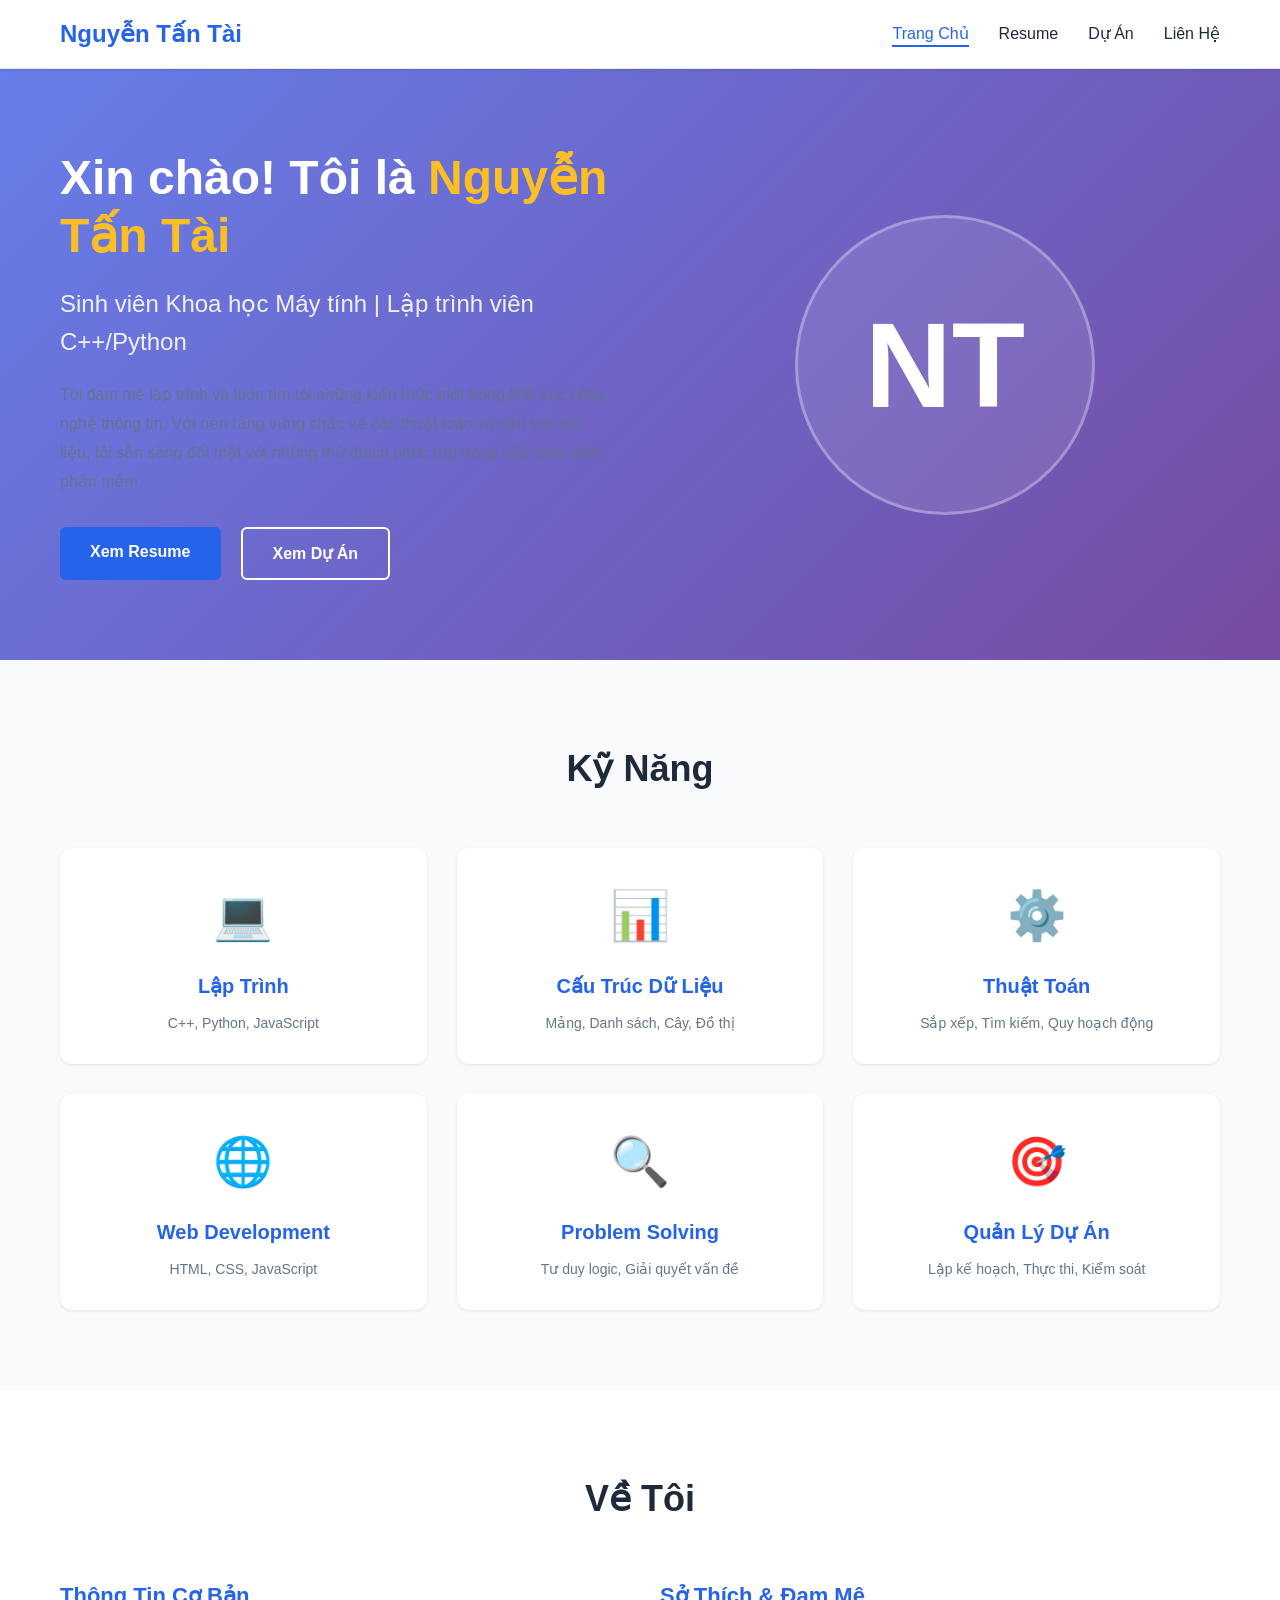
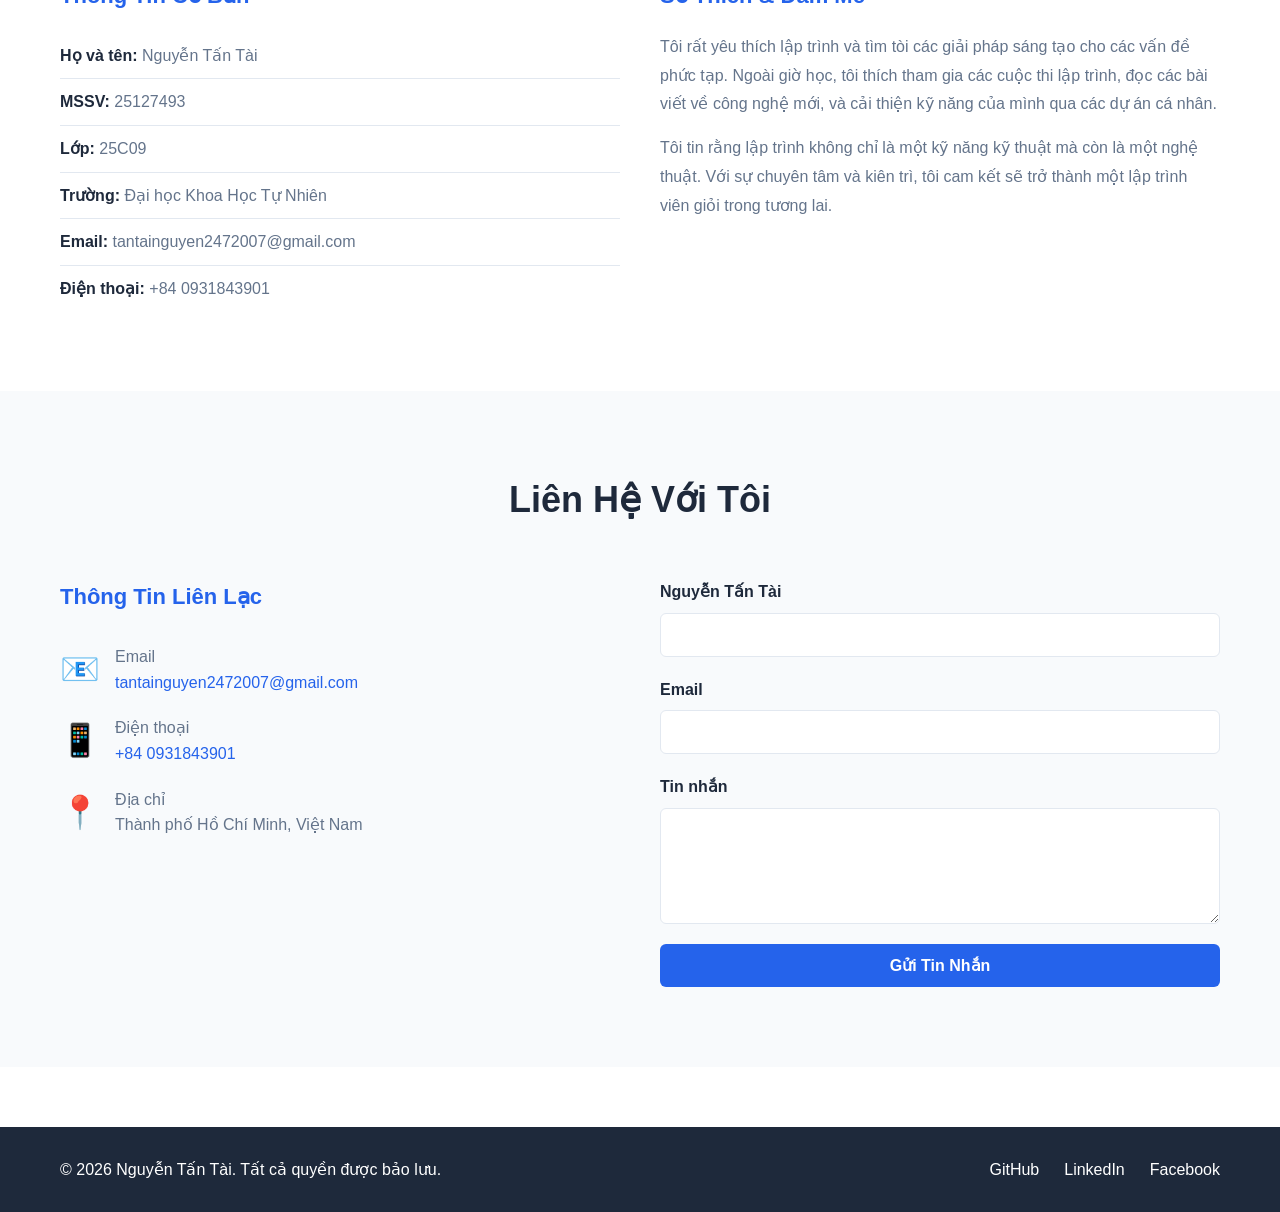
<file: index.html>
<!DOCTYPE html>
<html lang="vi">
<head>
    <meta charset="UTF-8">
    <meta name="viewport" content="width=device-width, initial-scale=1.0">
    <title>Nguyễn Tấn Tài - Portfolio</title>
    <link rel="stylesheet" href="assets/css/style.css">
</head>
<body>
    <!-- Navigation -->
    <nav class="navbar">
        <div class="container">
            <div class="logo">Nguyễn Tấn Tài</div>
            <ul class="nav-links">
                <li><a href="index.html" class="active">Trang Chủ</a></li>
                <li><a href="resume.html">Resume</a></li>
                <li><a href="projects.html">Dự Án</a></li>
                <li><a href="#contact">Liên Hệ</a></li>
            </ul>
        </div>
    </nav>

    <!-- Hero Section -->
    <section class="hero">
        <div class="container">
            <div class="hero-content">
                <h1>Xin chào! Tôi là <span class="highlight">Nguyễn Tấn Tài</span></h1>
                <p class="subtitle">Sinh viên Khoa học Máy tính | Lập trình viên C++/Python</p>
                <p class="description">
                    Tôi đam mê lập trình và luôn tìm tòi những kiến thức mới trong lĩnh vực công nghệ thông tin.
                    Với nền tảng vững chắc về các thuật toán và cấu trúc dữ liệu, tôi sẵn sàng đối mặt với
                    những thử thách phức tạp trong việc phát triển phần mềm.
                </p>
                <div class="cta-buttons">
                    <a href="resume.html" class="btn btn-primary">Xem Resume</a>
                    <a href="projects.html" class="btn btn-secondary">Xem Dự Án</a>
                </div>
            </div>
            <div class="hero-image">
                <div class="avatar-placeholder">
                    <span>NT</span>
                </div>
            </div>
        </div>
    </section>

    <!-- Skills Section -->
    <section class="skills">
        <div class="container">
            <h2>Kỹ Năng</h2>
            <div class="skills-grid">
                <div class="skill-card">
                    <div class="skill-icon">💻</div>
                    <h3>Lập Trình</h3>
                    <p>C++, Python, JavaScript</p>
                </div>
                <div class="skill-card">
                    <div class="skill-icon">📊</div>
                    <h3>Cấu Trúc Dữ Liệu</h3>
                    <p>Mảng, Danh sách, Cây, Đồ thị</p>
                </div>
                <div class="skill-card">
                    <div class="skill-icon">⚙️</div>
                    <h3>Thuật Toán</h3>
                    <p>Sắp xếp, Tìm kiếm, Quy hoạch động</p>
                </div>
                <div class="skill-card">
                    <div class="skill-icon">🌐</div>
                    <h3>Web Development</h3>
                    <p>HTML, CSS, JavaScript</p>
                </div>
                <div class="skill-card">
                    <div class="skill-icon">🔍</div>
                    <h3>Problem Solving</h3>
                    <p>Tư duy logic, Giải quyết vấn đề</p>
                </div>
                <div class="skill-card">
                    <div class="skill-icon">🎯</div>
                    <h3>Quản Lý Dự Án</h3>
                    <p>Lập kế hoạch, Thực thi, Kiểm soát</p>
                </div>
            </div>
        </div>
    </section>

    <!-- About Section -->
    <section class="about">
        <div class="container">
            <h2>Về Tôi</h2>
            <div class="about-content">
                <div class="about-text">
                    <h3>Thông Tin Cơ Bản</h3>
                    <ul class="info-list">
                        <li><strong>Họ và tên:</strong> Nguyễn Tấn Tài</li>
                        <li><strong>MSSV:</strong> 25127493</li>
                        <li><strong>Lớp:</strong> 25C09</li>
                        <li><strong>Trường:</strong> Đại học Khoa Học Tự Nhiên</li>
                        <li><strong>Email:</strong> tantainguyen2472007@gmail.com</li>
                        <li><strong>Điện thoại:</strong> +84 0931843901</li>
                    </ul>
                </div>
                <div class="about-text">
                    <h3>Sở Thích & Đam Mê</h3>
                    <p>
                        Tôi rất yêu thích lập trình và tìm tòi các giải pháp sáng tạo cho các vấn đề phức tạp.
                        Ngoài giờ học, tôi thích tham gia các cuộc thi lập trình, đọc các bài viết về công nghệ mới,
                        và cải thiện kỹ năng của mình qua các dự án cá nhân.
                    </p>
                    <p>
                        Tôi tin rằng lập trình không chỉ là một kỹ năng kỹ thuật mà còn là một nghệ thuật.
                        Với sự chuyên tâm và kiên trì, tôi cam kết sẽ trở thành một lập trình viên giỏi trong tương lai.
                    </p>
                </div>
            </div>
        </div>
    </section>

    <!-- Contact Section -->
    <section class="contact" id="contact">
        <div class="container">
            <h2>Liên Hệ Với Tôi</h2>
            <div class="contact-content">
                <div class="contact-info">
                    <h3>Thông Tin Liên Lạc</h3>
                    <div class="contact-item">
                        <span class="icon">📧</span>
                        <div>
                            <p>Email</p>
                            <a href="mailto:tantainguyen2472007@gmail.com">tantainguyen2472007@gmail.com</a>
                        </div>
                    </div>
                    <div class="contact-item">
                        <span class="icon">📱</span>
                        <div>
                            <p>Điện thoại</p>
                            <a href="tel:+84931843901">+84 0931843901</a>
                        </div>
                    </div>
                    <div class="contact-item">
                        <span class="icon">📍</span>
                        <div>
                            <p>Địa chỉ</p>
                            <p>Thành phố Hồ Chí Minh, Việt Nam</p>
                        </div>
                    </div>
                </div>
                <form class="contact-form" id="contactForm">
                    <div class="form-group">
                        <label for="name">Nguyễn Tấn Tài</label>
                        <input type="text" id="name" name="name" required>
                    </div>
                    <div class="form-group">
                        <label for="email">Email</label>
                        <input type="email" id="email" name="email" required>
                    </div>
                    <div class="form-group">
                        <label for="message">Tin nhắn</label>
                        <textarea id="message" name="message" rows="5" required></textarea>
                    </div>
                    <button type="submit" class="btn btn-primary">Gửi Tin Nhắn</button>
                </form>
            </div>
        </div>
    </section>

    <!-- Footer -->
    <footer class="footer">
        <div class="container">
            <p>&copy; 2026 Nguyễn Tấn Tài. Tất cả quyền được bảo lưu.</p>
            <div class="social-links">
                <a href="#" title="GitHub">GitHub</a>
                <a href="#" title="LinkedIn">LinkedIn</a>
                <a href="#" title="Facebook">Facebook</a>
            </div>
        </div>
    </footer>

    <script src="assets/js/script.js"></script>
</body>
</html>
</file>
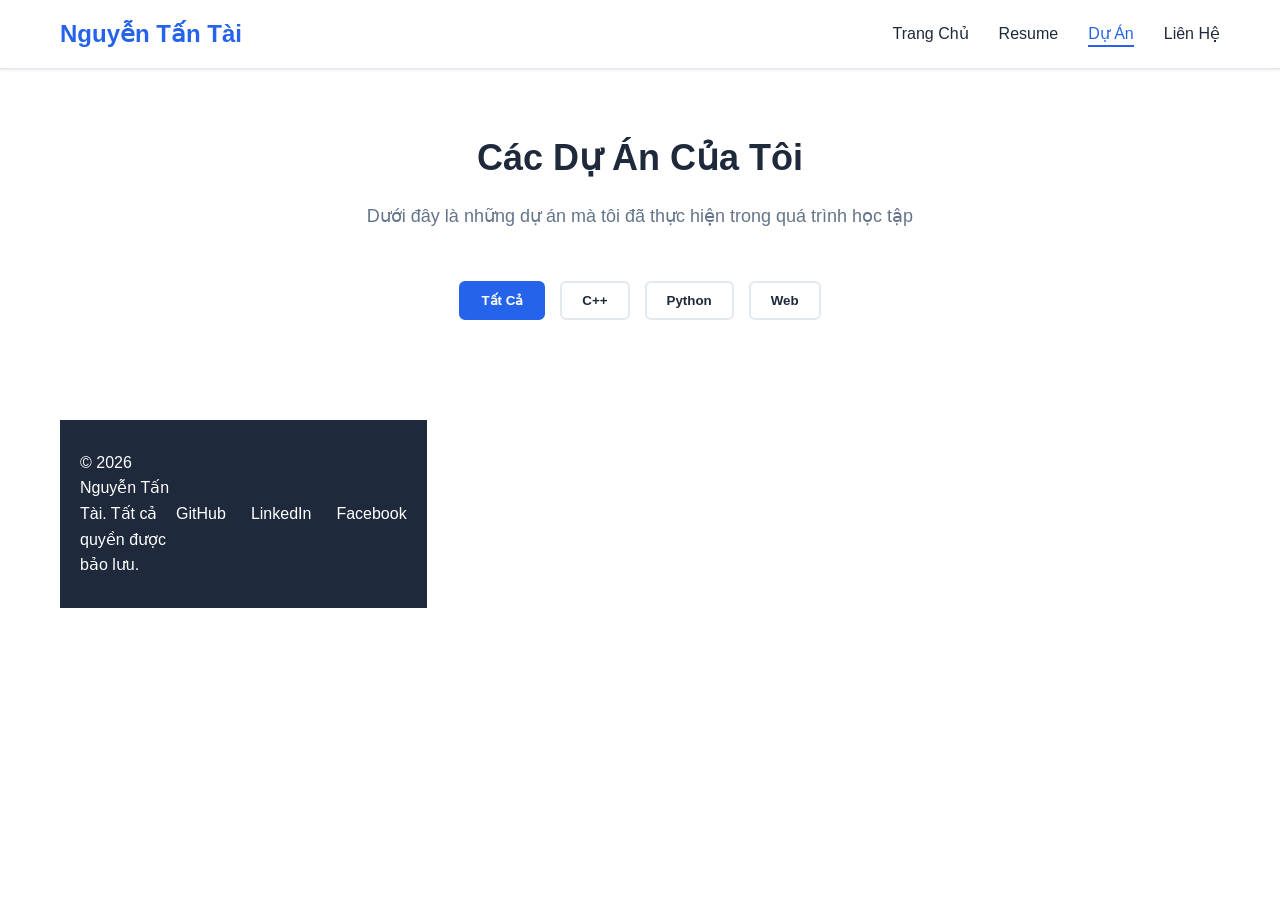
<file: projects.html>
<!DOCTYPE html>
<html lang="vi">
<head>
    <meta charset="UTF-8">
    <meta name="viewport" content="width=device-width, initial-scale=1.0">
    <title>Dự Án - Nguyễn Tấn Tài</title>
    <link rel="stylesheet" href="assets/css/style.css">
</head>
<body>
    <!-- Navigation -->
    <nav class="navbar">
        <div class="container">
            <div class="logo">Nguyễn Tấn Tài</div>
            <ul class="nav-links">
                <li><a href="index.html">Trang Chủ</a></li>
                <li><a href="resume.html">Resume</a></li>
                <li><a href="projects.html" class="active">Dự Án</a></li>
                <li><a href="index.html#contact">Liên Hệ</a></li>
            </ul>
        </div>
    </nav>

    <!-- Main Content -->
    <main class="projects-container">
        <div class="container">
            <div class="page-header">
                <h1>Các Dự Án Của Tôi</h1>
                <p>Dưới đây là những dự án mà tôi đã thực hiện trong quá trình học tập</p>
            </div>

            <!-- Filter Buttons -->
            <div class="filter-buttons">
                <button class="filter-btn active" data-filter="all">Tất Cả</button>
                <button class="filter-btn" data-filter="cpp">C++</button>
                <button class="filter-btn" data-filter="python">Python</button>
                <button class="filter-btn" data-filter="web">Web</button>
            </div>

            <!-- Projects Grid -->
            <div class="projects-grid">
                <!-- Project 1 -->
               
                <!-- Project 2 -->


                <!-- Project 3 -->
              

                <!-- Project 4 -->
               
                <!-- Project 5 -->
             
                <!-- Project 6 -->

            <!-- Stats Section -->
    

            <!-- Call to Action -->
         
    <!-- Footer -->
    <footer class="footer">
        <div class="container">
            <p>&copy; 2026 Nguyễn Tấn Tài. Tất cả quyền được bảo lưu.</p>
            <div class="social-links">
                <a href="#" title="GitHub">GitHub</a>
                <a href="#" title="LinkedIn">LinkedIn</a>
                <a href="#" title="Facebook">Facebook</a>
            </div>
        </div>
    </footer>

    <script src="assets/js/script.js"></script>
</body>
</html>
</file>
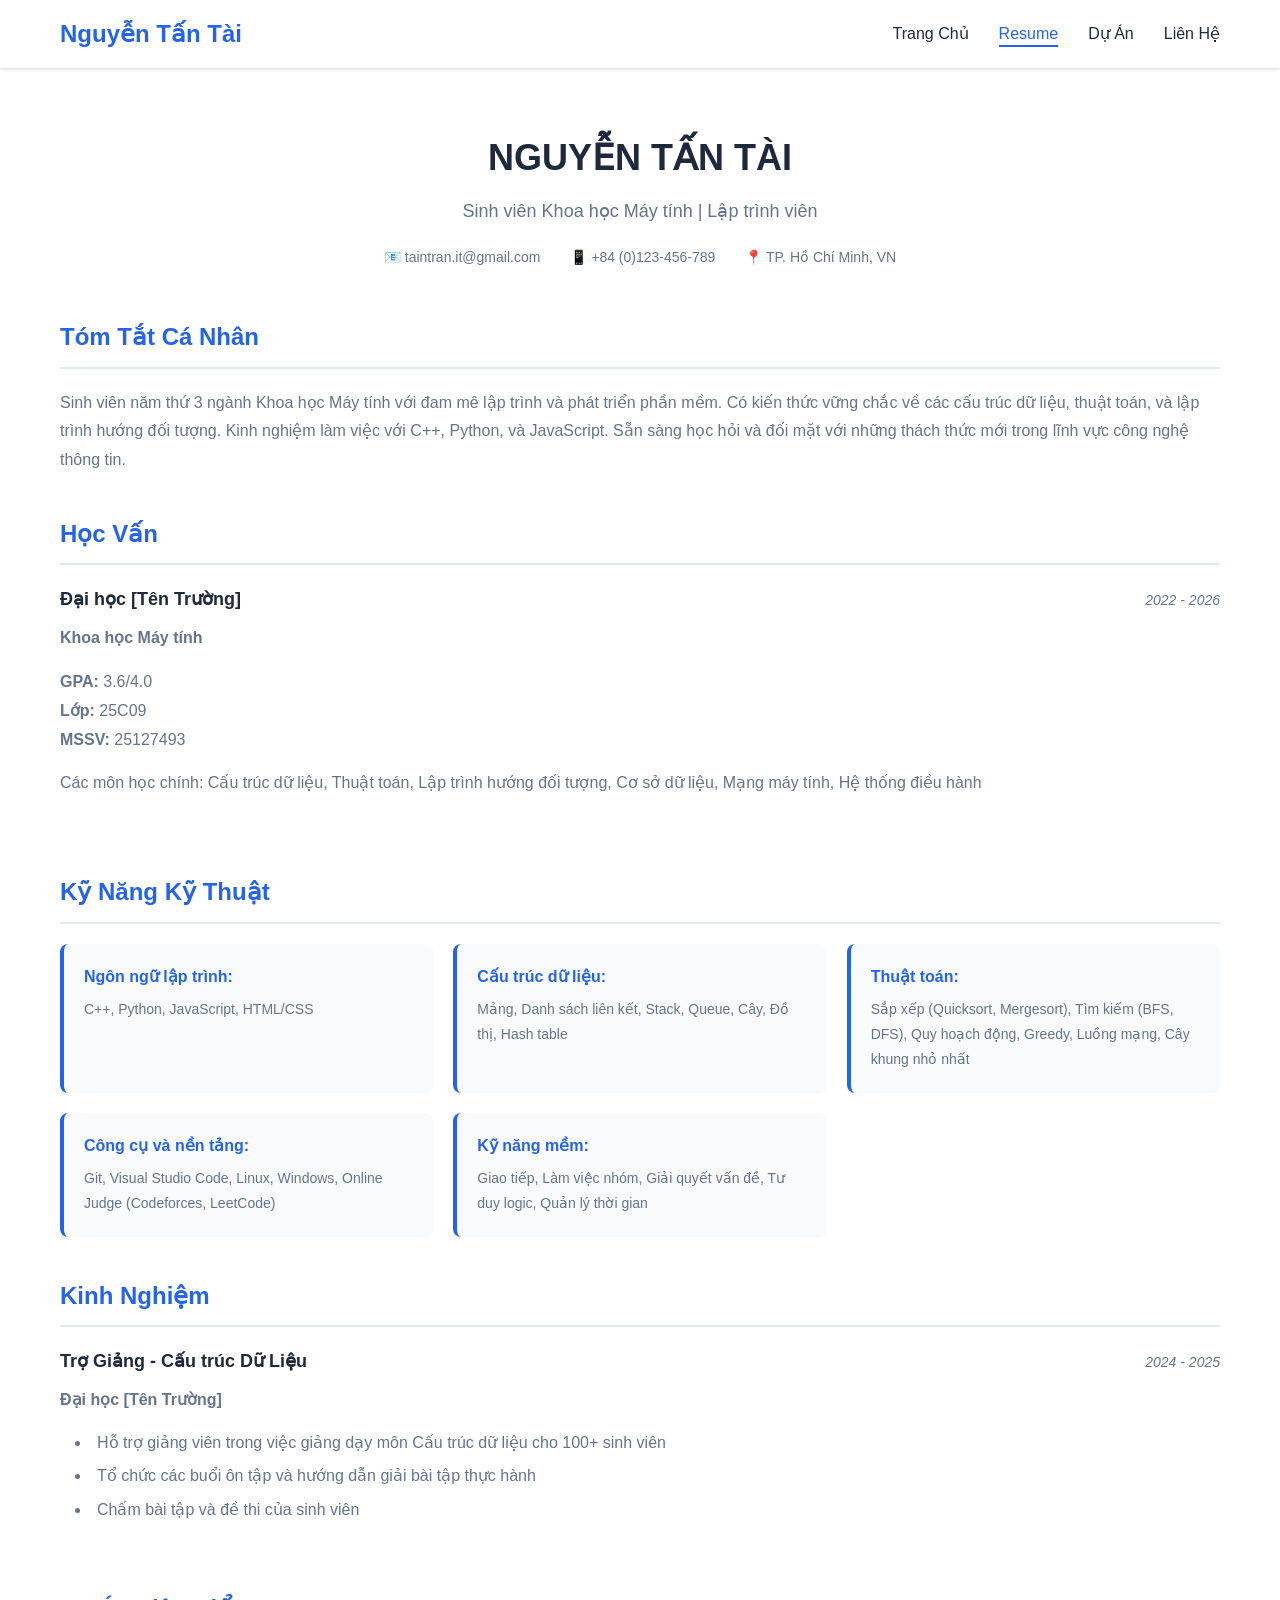
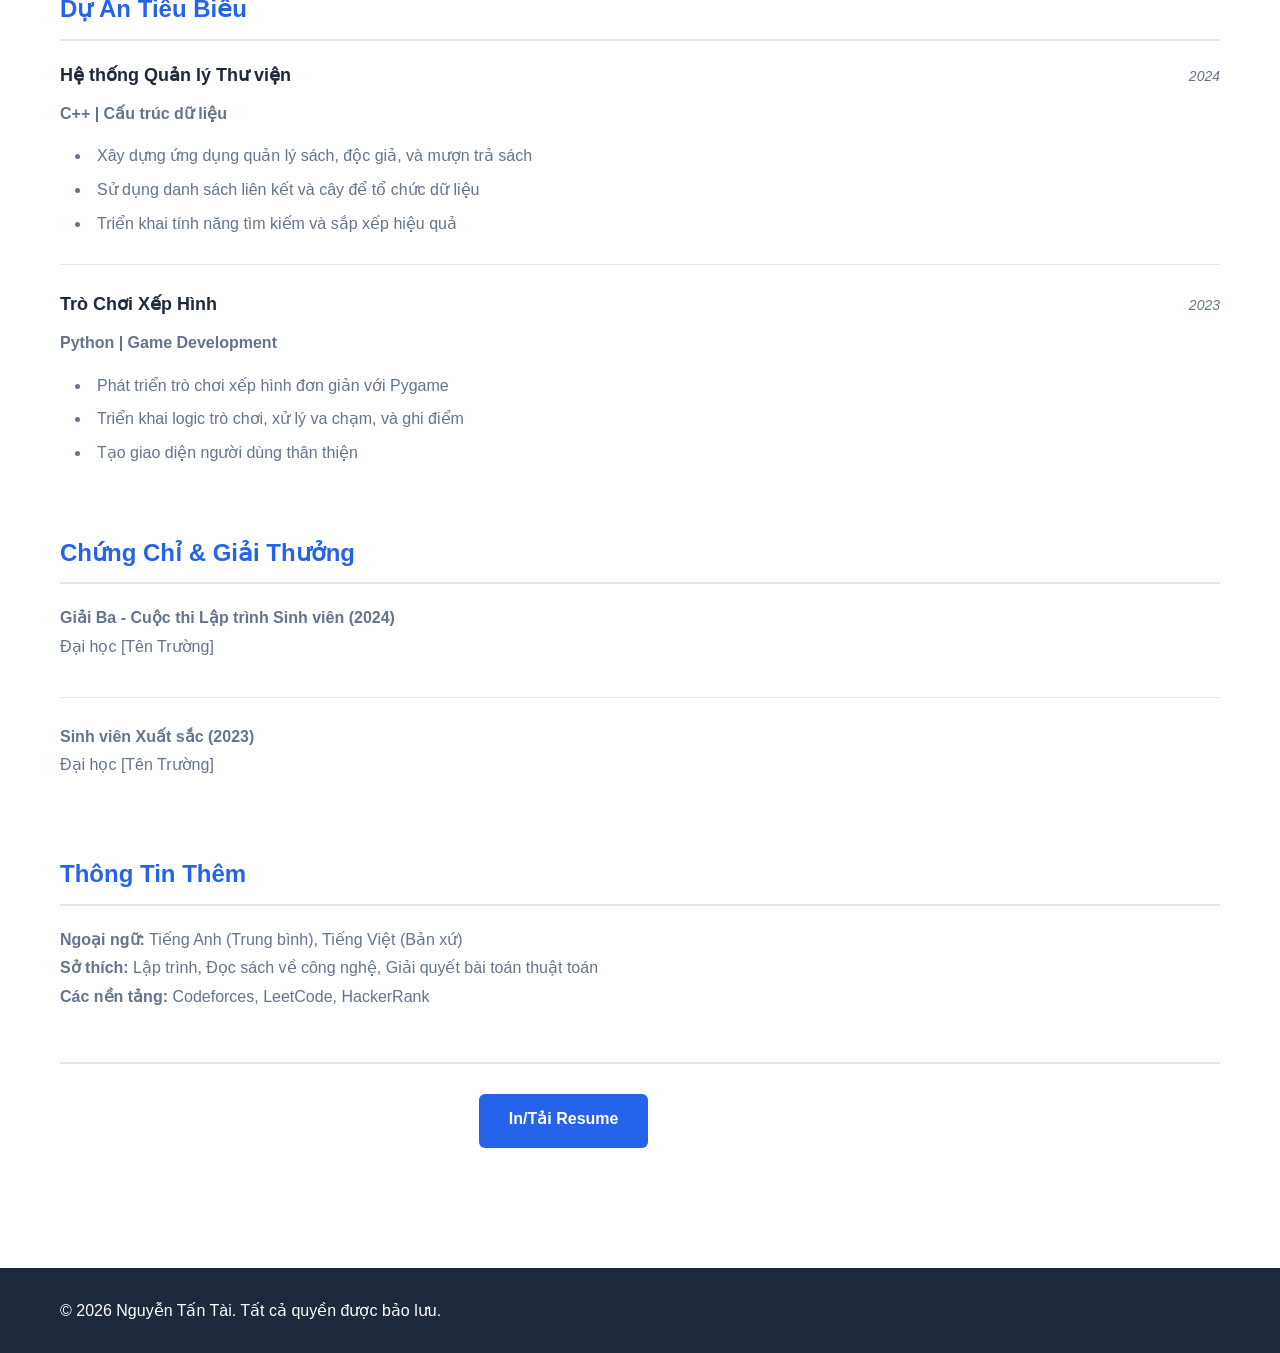
<file: resume.html>
<!DOCTYPE html>
<html lang="vi">
<head>
    <meta charset="UTF-8">
    <meta name="viewport" content="width=device-width, initial-scale=1.0">
    <title>Resume - Nguyễn Tấn Tài</title>
    <link rel="stylesheet" href="assets/css/style.css">
</head>
<body>
    <!-- Navigation -->
    <nav class="navbar">
        <div class="container">
            <div class="logo">Nguyễn Tấn Tài</div>
            <ul class="nav-links">
                <li><a href="index.html">Trang Chủ</a></li>
                <li><a href="resume.html" class="active">Resume</a></li>
                <li><a href="projects.html">Dự Án</a></li>
                <li><a href="index.html#contact">Liên Hệ</a></li>
            </ul>
        </div>
    </nav>

    <!-- Main Content -->
    <main class="resume-container">
        <div class="container">
            <div class="resume-header">
                <h1>NGUYỄN TẤN TÀI</h1>
                <p class="resume-subtitle">Sinh viên Khoa học Máy tính | Lập trình viên</p>
                <div class="resume-contact">
                    <span>📧 taintran.it@gmail.com</span>
                    <span>📱 +84 (0)123-456-789</span>
                    <span>📍 TP. Hồ Chí Minh, VN</span>
                </div>
            </div>

            <!-- Profile Summary -->
            <section class="resume-section">
                <h2>Tóm Tắt Cá Nhân</h2>
                <p>
                    Sinh viên năm thứ 3 ngành Khoa học Máy tính với đam mê lập trình và phát triển phần mềm.
                    Có kiến thức vững chắc về các cấu trúc dữ liệu, thuật toán, và lập trình hướng đối tượng.
                    Kinh nghiệm làm việc với C++, Python, và JavaScript. Sẵn sàng học hỏi và đối mặt với
                    những thách thức mới trong lĩnh vực công nghệ thông tin.
                </p>
            </section>

            <!-- Education -->
            <section class="resume-section">
                <h2>Học Vấn</h2>
                <div class="resume-item">
                    <div class="resume-item-header">
                        <h3>Đại học [Tên Trường]</h3>
                        <span class="date">2022 - 2026</span>
                    </div>
                    <p class="position">Khoa học Máy tính</p>
                    <p>
                        <strong>GPA:</strong> 3.6/4.0<br>
                        <strong>Lớp:</strong> 25C09<br>
                        <strong>MSSV:</strong> 25127493
                    </p>
                    <p>Các môn học chính: Cấu trúc dữ liệu, Thuật toán, Lập trình hướng đối tượng,
                    Cơ sở dữ liệu, Mạng máy tính, Hệ thống điều hành</p>
                </div>
            </section>

            <!-- Skills -->
            <section class="resume-section">
                <h2>Kỹ Năng Kỹ Thuật</h2>
                <div class="skills-list">
                    <div class="skill-item">
                        <strong>Ngôn ngữ lập trình:</strong>
                        <p>C++, Python, JavaScript, HTML/CSS</p>
                    </div>
                    <div class="skill-item">
                        <strong>Cấu trúc dữ liệu:</strong>
                        <p>Mảng, Danh sách liên kết, Stack, Queue, Cây, Đồ thị, Hash table</p>
                    </div>
                    <div class="skill-item">
                        <strong>Thuật toán:</strong>
                        <p>Sắp xếp (Quicksort, Mergesort), Tìm kiếm (BFS, DFS), Quy hoạch động,
                        Greedy, Luồng mạng, Cây khung nhỏ nhất</p>
                    </div>
                    <div class="skill-item">
                        <strong>Công cụ và nền tảng:</strong>
                        <p>Git, Visual Studio Code, Linux, Windows, Online Judge (Codeforces, LeetCode)</p>
                    </div>
                    <div class="skill-item">
                        <strong>Kỹ năng mềm:</strong>
                        <p>Giao tiếp, Làm việc nhóm, Giải quyết vấn đề, Tư duy logic, Quản lý thời gian</p>
                    </div>
                </div>
            </section>

            <!-- Experience -->
            <section class="resume-section">
                <h2>Kinh Nghiệm</h2>
                <div class="resume-item">
                    <div class="resume-item-header">
                        <h3>Trợ Giảng - Cấu trúc Dữ Liệu</h3>
                        <span class="date">2024 - 2025</span>
                    </div>
                    <p class="position">Đại học [Tên Trường]</p>
                    <ul>
                        <li>Hỗ trợ giảng viên trong việc giảng dạy môn Cấu trúc dữ liệu cho 100+ sinh viên</li>
                        <li>Tổ chức các buổi ôn tập và hướng dẫn giải bài tập thực hành</li>
                        <li>Chấm bài tập và đề thi của sinh viên</li>
                    </ul>
                </div>
            </section>

            <!-- Projects -->
            <section class="resume-section">
                <h2>Dự Án Tiêu Biểu</h2>
                <div class="resume-item">
                    <div class="resume-item-header">
                        <h3>Hệ thống Quản lý Thư viện</h3>
                        <span class="date">2024</span>
                    </div>
                    <p class="position">C++ | Cấu trúc dữ liệu</p>
                    <ul>
                        <li>Xây dựng ứng dụng quản lý sách, độc giả, và mượn trả sách</li>
                        <li>Sử dụng danh sách liên kết và cây để tổ chức dữ liệu</li>
                        <li>Triển khai tính năng tìm kiếm và sắp xếp hiệu quả</li>
                    </ul>
                </div>

                <div class="resume-item">
                    <div class="resume-item-header">
                        <h3>Trò Chơi Xếp Hình</h3>
                        <span class="date">2023</span>
                    </div>
                    <p class="position">Python | Game Development</p>
                    <ul>
                        <li>Phát triển trò chơi xếp hình đơn giản với Pygame</li>
                        <li>Triển khai logic trò chơi, xử lý va chạm, và ghi điểm</li>
                        <li>Tạo giao diện người dùng thân thiện</li>
                    </ul>
                </div>
            </section>

            <!-- Certifications -->
            <section class="resume-section">
                <h2>Chứng Chỉ & Giải Thưởng</h2>
                <div class="resume-item">
                    <p>
                        <strong>Giải Ba - Cuộc thi Lập trình Sinh viên (2024)</strong><br>
                        Đại học [Tên Trường]
                    </p>
                </div>
                <div class="resume-item">
                    <p>
                        <strong>Sinh viên Xuất sắc (2023)</strong><br>
                        Đại học [Tên Trường]
                    </p>
                </div>
            </section>

            <!-- Additional Info -->
            <section class="resume-section">
                <h2>Thông Tin Thêm</h2>
                <p>
                    <strong>Ngoại ngữ:</strong> Tiếng Anh (Trung bình), Tiếng Việt (Bản xứ)<br>
                    <strong>Sở thích:</strong> Lập trình, Đọc sách về công nghệ, Giải quyết bài toán thuật toán<br>
                    <strong>Các nền tảng:</strong> Codeforces, LeetCode, HackerRank
                </p>
            </section>

            <!-- Download Button -->
            <div class="resume-footer">
                <a href="#" class="btn btn-primary" onclick="window.print(); return false;">In/Tải Resume</a>
                <a href="index.html" class="btn btn-secondary">Quay Lại</a>
            </div>
        </div>
    </main>

    <!-- Footer -->
    <footer class="footer">
        <div class="container">
            <p>&copy; 2026 Nguyễn Tấn Tài. Tất cả quyền được bảo lưu.</p>
        </div>
    </footer>

    <script src="assets/js/script.js"></script>
</body>
</html>
</file>
<file: assets/css/style.css>
/* ==========================================
   Global Styles
   ========================================== */

:root {
    --primary-color: #2563eb;
    --primary-hover: #1d4ed8;
    --secondary-color: #64748b;
    --success-color: #10b981;
    --danger-color: #ef4444;
    --bg-color: #f8fafc;
    --text-color: #1e293b;
    --text-light: #64748b;
    --border-color: #e2e8f0;
    --shadow: 0 1px 3px rgba(0, 0, 0, 0.1);
    --shadow-lg: 0 10px 25px rgba(0, 0, 0, 0.1);
}

* {
    margin: 0;
    padding: 0;
    box-sizing: border-box;
}

html {
    scroll-behavior: smooth;
}

body {
    font-family: 'Segoe UI', Tahoma, Geneva, Verdana, sans-serif;
    line-height: 1.6;
    color: var(--text-color);
    background-color: #ffffff;
}

.container {
    max-width: 1200px;
    margin: 0 auto;
    padding: 0 20px;
}

/* ==========================================
   Navigation
   ========================================== */

.navbar {
    background-color: #ffffff;
    border-bottom: 1px solid var(--border-color);
    position: sticky;
    top: 0;
    z-index: 1000;
    box-shadow: var(--shadow);
}

.navbar .container {
    display: flex;
    justify-content: space-between;
    align-items: center;
    padding: 15px 20px;
}

.logo {
    font-size: 24px;
    font-weight: 700;
    color: var(--primary-color);
    text-decoration: none;
}

.nav-links {
    display: flex;
    list-style: none;
    gap: 30px;
}

.nav-links a {
    color: var(--text-color);
    text-decoration: none;
    font-weight: 500;
    transition: color 0.3s ease;
    position: relative;
}

.nav-links a:hover,
.nav-links a.active {
    color: var(--primary-color);
}

.nav-links a::after {
    content: '';
    position: absolute;
    width: 0;
    height: 2px;
    bottom: -5px;
    left: 0;
    background-color: var(--primary-color);
    transition: width 0.3s ease;
}

.nav-links a:hover::after,
.nav-links a.active::after {
    width: 100%;
}

/* ==========================================
   Hero Section
   ========================================== */

.hero {
    padding: 80px 0;
    background: linear-gradient(135deg, #667eea 0%, #764ba2 100%);
    color: white;
}

.hero .container {
    display: grid;
    grid-template-columns: 1fr 1fr;
    gap: 60px;
    align-items: center;
}

.hero-content h1 {
    font-size: 48px;
    margin-bottom: 20px;
    line-height: 1.2;
}

.hero .highlight {
    color: #fbbf24;
}

.hero .subtitle {
    font-size: 24px;
    margin-bottom: 20px;
    opacity: 0.9;
}

.hero .description {
    font-size: 16px;
    line-height: 1.8;
    margin-bottom: 30px;
    opacity: 0.9;
}

.cta-buttons {
    display: flex;
    gap: 20px;
    flex-wrap: wrap;
}

.hero-image {
    display: flex;
    justify-content: center;
    align-items: center;
}

.avatar-placeholder {
    width: 300px;
    height: 300px;
    background-color: rgba(255, 255, 255, 0.1);
    border-radius: 50%;
    display: flex;
    align-items: center;
    justify-content: center;
    font-size: 120px;
    font-weight: bold;
    border: 3px solid rgba(255, 255, 255, 0.3);
}

/* ==========================================
   Buttons
   ========================================== */

.btn {
    display: inline-block;
    padding: 12px 30px;
    border-radius: 6px;
    text-decoration: none;
    font-weight: 600;
    transition: all 0.3s ease;
    border: none;
    cursor: pointer;
    font-size: 16px;
}

.btn-primary {
    background-color: var(--primary-color);
    color: white;
}

.btn-primary:hover {
    background-color: var(--primary-hover);
    transform: translateY(-2px);
    box-shadow: var(--shadow-lg);
}

.btn-secondary {
    background-color: transparent;
    color: white;
    border: 2px solid white;
}

.btn-secondary:hover {
    background-color: white;
    color: var(--primary-color);
}

.btn-small {
    padding: 8px 16px;
    font-size: 14px;
}

/* ==========================================
   Skills Section
   ========================================== */

.skills {
    padding: 80px 0;
    background-color: var(--bg-color);
}

.skills h2 {
    font-size: 36px;
    margin-bottom: 50px;
    text-align: center;
    color: var(--text-color);
}

.skills-grid {
    display: grid;
    grid-template-columns: repeat(auto-fit, minmax(300px, 1fr));
    gap: 30px;
}

.skill-card {
    background-color: white;
    padding: 30px;
    border-radius: 12px;
    text-align: center;
    box-shadow: var(--shadow);
    transition: transform 0.3s ease, box-shadow 0.3s ease;
}

.skill-card:hover {
    transform: translateY(-5px);
    box-shadow: var(--shadow-lg);
}

.skill-icon {
    font-size: 48px;
    margin-bottom: 15px;
}

.skill-card h3 {
    font-size: 20px;
    margin-bottom: 10px;
    color: var(--primary-color);
}

.skill-card p {
    color: var(--text-light);
    font-size: 14px;
}

/* ==========================================
   About Section
   ========================================== */

.about {
    padding: 80px 0;
}

.about h2 {
    font-size: 36px;
    margin-bottom: 50px;
    text-align: center;
    color: var(--text-color);
}

.about-content {
    display: grid;
    grid-template-columns: 1fr 1fr;
    gap: 40px;
}

.about-text h3 {
    font-size: 22px;
    margin-bottom: 20px;
    color: var(--primary-color);
}

.about-text p {
    color: var(--text-light);
    line-height: 1.8;
    margin-bottom: 15px;
}

.info-list {
    list-style: none;
}

.info-list li {
    padding: 10px 0;
    color: var(--text-light);
    border-bottom: 1px solid var(--border-color);
}

.info-list li:last-child {
    border-bottom: none;
}

.info-list strong {
    color: var(--text-color);
}

/* ==========================================
   Contact Section
   ========================================== */

.contact {
    padding: 80px 0;
    background-color: var(--bg-color);
}

.contact h2 {
    font-size: 36px;
    margin-bottom: 50px;
    text-align: center;
    color: var(--text-color);
}

.contact-content {
    display: grid;
    grid-template-columns: 1fr 1fr;
    gap: 40px;
}

.contact-info {
    display: flex;
    flex-direction: column;
    gap: 20px;
}

.contact-info h3 {
    font-size: 22px;
    color: var(--primary-color);
    margin-bottom: 10px;
}

.contact-item {
    display: flex;
    gap: 15px;
    align-items: flex-start;
}

.contact-item .icon {
    font-size: 32px;
    flex-shrink: 0;
}

.contact-item p {
    margin: 0;
    color: var(--text-light);
}

.contact-item a {
    color: var(--primary-color);
    text-decoration: none;
}

.contact-item a:hover {
    text-decoration: underline;
}

.contact-form {
    display: flex;
    flex-direction: column;
    gap: 20px;
}

.form-group {
    display: flex;
    flex-direction: column;
}

.form-group label {
    margin-bottom: 8px;
    font-weight: 600;
    color: var(--text-color);
}

.form-group input,
.form-group textarea {
    padding: 12px;
    border: 1px solid var(--border-color);
    border-radius: 6px;
    font-family: inherit;
    font-size: 16px;
    transition: border-color 0.3s ease;
}

.form-group input:focus,
.form-group textarea:focus {
    outline: none;
    border-color: var(--primary-color);
    box-shadow: 0 0 0 3px rgba(37, 99, 235, 0.1);
}

/* ==========================================
   Resume Section
   ========================================== */

.resume-container {
    padding: 60px 0;
}

.resume-header {
    text-align: center;
    margin-bottom: 50px;
}

.resume-header h1 {
    font-size: 36px;
    margin-bottom: 10px;
    color: var(--text-color);
}

.resume-subtitle {
    font-size: 18px;
    color: var(--text-light);
    margin-bottom: 20px;
}

.resume-contact {
    display: flex;
    justify-content: center;
    gap: 30px;
    flex-wrap: wrap;
    font-size: 14px;
    color: var(--text-light);
}

.resume-section {
    margin-bottom: 40px;
}

.resume-section h2 {
    font-size: 24px;
    color: var(--primary-color);
    margin-bottom: 20px;
    border-bottom: 2px solid var(--border-color);
    padding-bottom: 10px;
}

.resume-section p {
    color: var(--text-light);
    line-height: 1.8;
    margin-bottom: 15px;
}

.resume-item {
    margin-bottom: 25px;
    padding-bottom: 20px;
    border-bottom: 1px solid var(--border-color);
}

.resume-item:last-child {
    border-bottom: none;
}

.resume-item-header {
    display: flex;
    justify-content: space-between;
    align-items: baseline;
    margin-bottom: 10px;
}

.resume-item-header h3 {
    font-size: 18px;
    color: var(--text-color);
}

.date {
    color: var(--text-light);
    font-size: 14px;
    font-style: italic;
}

.position {
    color: var(--primary-color);
    font-weight: 600;
    margin-bottom: 10px;
}

.resume-item ul {
    list-style-position: inside;
    color: var(--text-light);
    margin-left: 15px;
}

.resume-item li {
    margin-bottom: 8px;
}

.skills-list {
    display: grid;
    grid-template-columns: repeat(auto-fit, minmax(300px, 1fr));
    gap: 20px;
}

.skill-item {
    background-color: var(--bg-color);
    padding: 20px;
    border-radius: 8px;
    border-left: 4px solid var(--primary-color);
}

.skill-item strong {
    color: var(--primary-color);
    display: block;
    margin-bottom: 8px;
}

.skill-item p {
    color: var(--text-light);
    font-size: 14px;
    margin: 0;
}

.resume-footer {
    display: flex;
    gap: 20px;
    justify-content: center;
    margin-top: 50px;
    padding-top: 30px;
    border-top: 2px solid var(--border-color);
}

/* ==========================================
   Projects Section
   ========================================== */

.projects-container {
    padding: 60px 0;
}

.page-header {
    text-align: center;
    margin-bottom: 50px;
}

.page-header h1 {
    font-size: 36px;
    margin-bottom: 15px;
    color: var(--text-color);
}

.page-header p {
    font-size: 18px;
    color: var(--text-light);
}

.filter-buttons {
    display: flex;
    justify-content: center;
    gap: 15px;
    margin-bottom: 40px;
    flex-wrap: wrap;
}

.filter-btn {
    padding: 10px 20px;
    border: 2px solid var(--border-color);
    background-color: white;
    border-radius: 6px;
    cursor: pointer;
    font-weight: 600;
    transition: all 0.3s ease;
    color: var(--text-color);
}

.filter-btn:hover,
.filter-btn.active {
    background-color: var(--primary-color);
    color: white;
    border-color: var(--primary-color);
}

.projects-grid {
    display: grid;
    grid-template-columns: repeat(auto-fill, minmax(350px, 1fr));
    gap: 30px;
    margin-bottom: 60px;
}

.project-card {
    background-color: white;
    border-radius: 12px;
    overflow: hidden;
    box-shadow: var(--shadow);
    transition: transform 0.3s ease, box-shadow 0.3s ease;
    display: flex;
    flex-direction: column;
}

.project-card:hover {
    transform: translateY(-5px);
    box-shadow: var(--shadow-lg);
}

.project-image {
    width: 100%;
    height: 200px;
    background-color: linear-gradient(135deg, #667eea 0%, #764ba2 100%);
    display: flex;
    align-items: center;
    justify-content: center;
    overflow: hidden;
}

.image-placeholder {
    font-size: 80px;
    display: flex;
    align-items: center;
    justify-content: center;
    width: 100%;
    height: 100%;
    background: linear-gradient(135deg, #667eea 0%, #764ba2 100%);
}

.project-content {
    padding: 25px;
    flex-grow: 1;
    display: flex;
    flex-direction: column;
}

.project-content h3 {
    font-size: 20px;
    margin-bottom: 8px;
    color: var(--text-color);
}

.tech-stack {
    color: var(--primary-color);
    font-size: 12px;
    font-weight: 600;
    margin-bottom: 12px;
    text-transform: uppercase;
    letter-spacing: 1px;
}

.description {
    color: var(--text-light);
    font-size: 14px;
    line-height: 1.6;
    margin-bottom: 15px;
}

.features {
    list-style: none;
    margin-bottom: 15px;
    flex-grow: 1;
}

.features li {
    color: var(--text-light);
    font-size: 13px;
    padding: 5px 0;
    padding-left: 20px;
    position: relative;
}

.features li::before {
    content: '✓';
    position: absolute;
    left: 0;
    color: var(--success-color);
    font-weight: bold;
}

.project-links {
    display: flex;
    gap: 10px;
}

/* ==========================================
   Projects Stats
   ========================================== */

.projects-stats {
    padding: 50px;
    background-color: var(--bg-color);
    border-radius: 12px;
    margin-bottom: 60px;
}

.projects-stats h2 {
    font-size: 28px;
    margin-bottom: 40px;
    text-align: center;
    color: var(--text-color);
}

.stats-grid {
    display: grid;
    grid-template-columns: repeat(auto-fit, minmax(200px, 1fr));
    gap: 20px;
}

.stat-card {
    background-color: white;
    padding: 30px;
    border-radius: 8px;
    text-align: center;
    box-shadow: var(--shadow);
}

.stat-number {
    font-size: 40px;
    font-weight: 700;
    color: var(--primary-color);
    margin-bottom: 10px;
}

.stat-label {
    color: var(--text-light);
    font-size: 16px;
    font-weight: 600;
}

/* ==========================================
   CTA Section
   ========================================== */

.cta-section {
    text-align: center;
    padding: 50px;
    background: linear-gradient(135deg, #667eea 0%, #764ba2 100%);
    border-radius: 12px;
    color: white;
}

.cta-section h2 {
    font-size: 28px;
    margin-bottom: 15px;
}

.cta-section p {
    font-size: 16px;
    margin-bottom: 25px;
    opacity: 0.9;
}

/* ==========================================
   Footer
   ========================================== */

.footer {
    background-color: #1e293b;
    color: white;
    padding: 30px 0;
    margin-top: 60px;
}

.footer .container {
    display: flex;
    justify-content: space-between;
    align-items: center;
}

.footer p {
    margin: 0;
}

.social-links {
    display: flex;
    gap: 25px;
}

.social-links a {
    color: white;
    text-decoration: none;
    transition: color 0.3s ease;
}

.social-links a:hover {
    color: var(--primary-color);
}

/* ==========================================
   Responsive Design
   ========================================== */

@media (max-width: 768px) {
    .hero .container {
        grid-template-columns: 1fr;
        padding: 60px 0;
    }

    .hero-content h1 {
        font-size: 32px;
    }

    .hero .subtitle {
        font-size: 18px;
    }

    .avatar-placeholder {
        width: 200px;
        height: 200px;
        font-size: 80px;
    }

    .nav-links {
        gap: 15px;
    }

    .about-content,
    .contact-content {
        grid-template-columns: 1fr;
    }

    .projects-grid {
        grid-template-columns: 1fr;
    }

    .resume-item-header {
        flex-direction: column;
        align-items: flex-start;
    }

    .resume-contact {
        flex-direction: column;
        gap: 15px;
    }

    .cta-buttons {
        flex-direction: column;
    }

    .footer .container {
        flex-direction: column;
        gap: 20px;
    }

    .skills,
    .about,
    .contact,
    .hero {
        padding: 40px 0;
    }
}

@media (max-width: 480px) {
    .hero-content h1 {
        font-size: 24px;
    }

    .nav-links {
        gap: 10px;
        font-size: 14px;
    }

    .skills-grid,
    .stats-grid {
        grid-template-columns: 1fr;
    }

    .page-header h1 {
        font-size: 24px;
    }
}

/* ==========================================
   Print Styles
   ========================================== */

@media print {
    .navbar,
    .footer,
    .resume-footer,
    .cta-section {
        display: none;
    }

    body {
        background-color: white;
    }

    .resume-container {
        padding: 0;
    }
}
</file>
